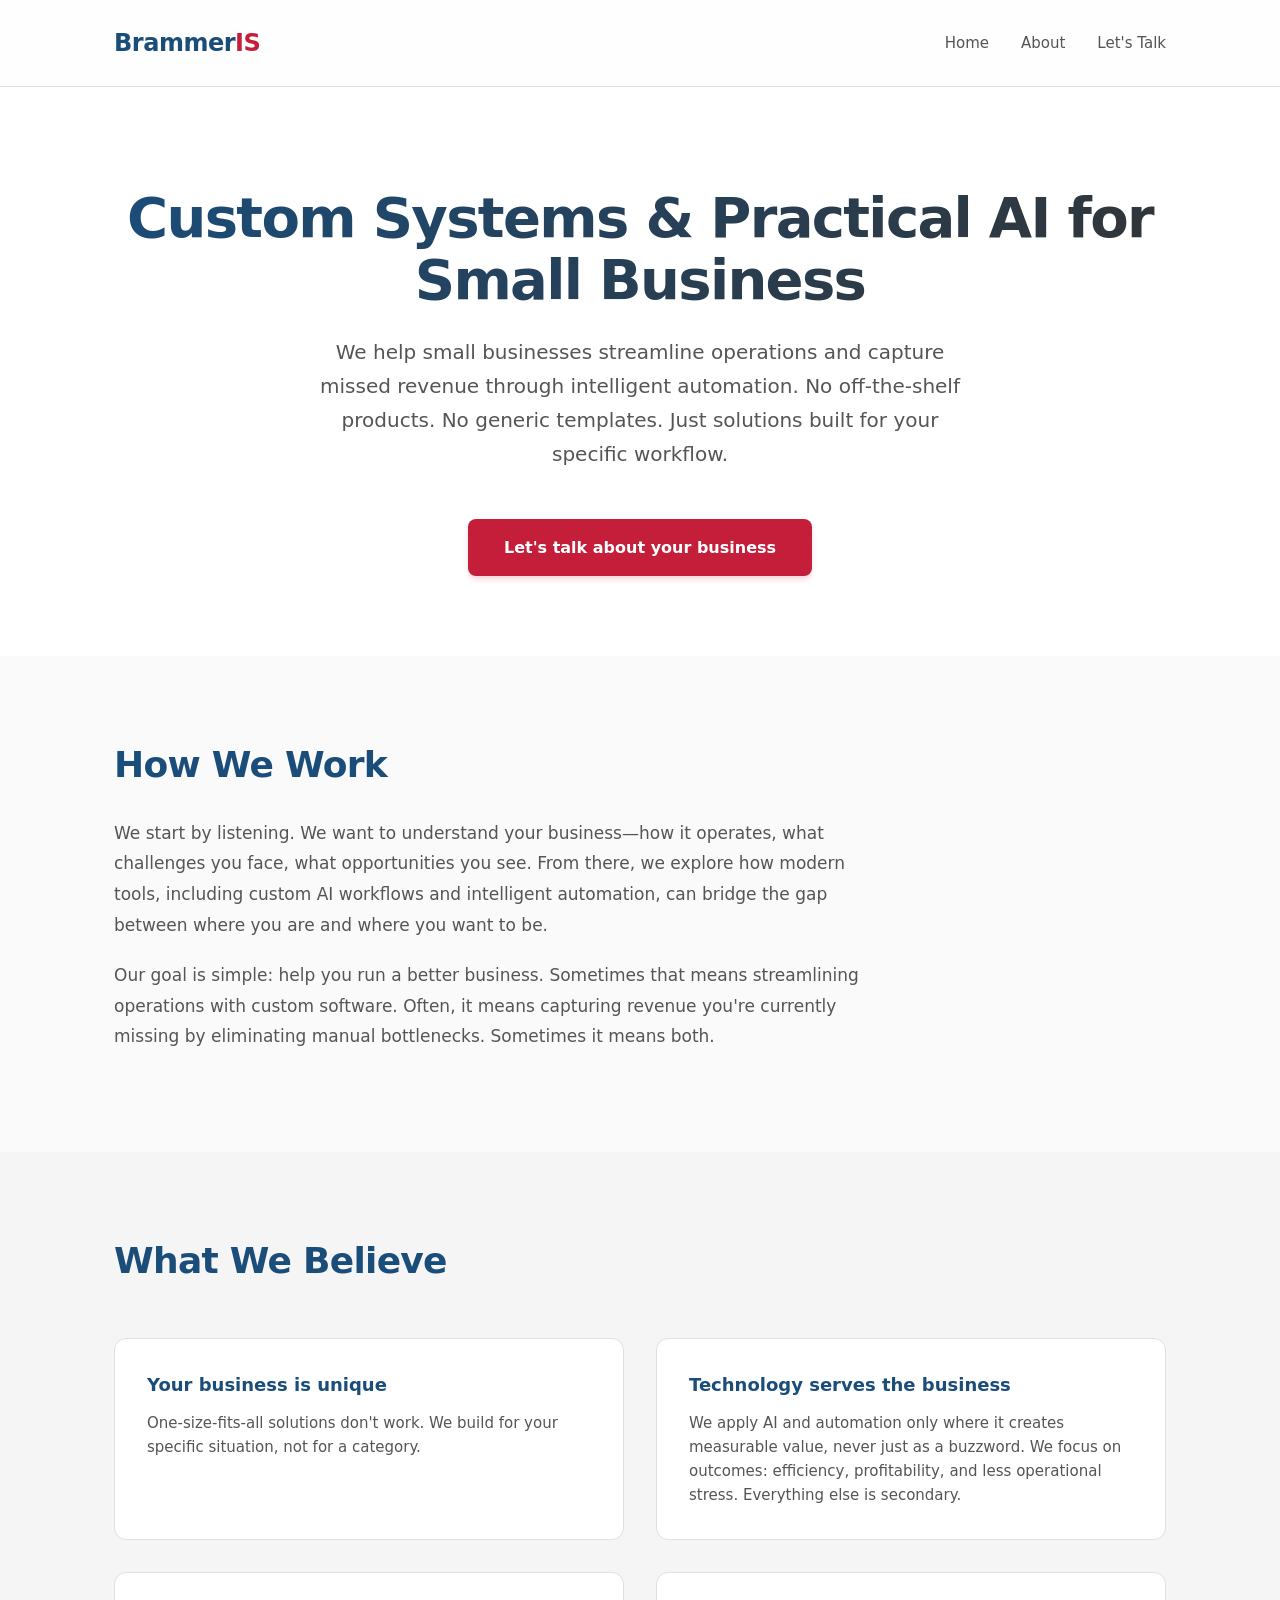
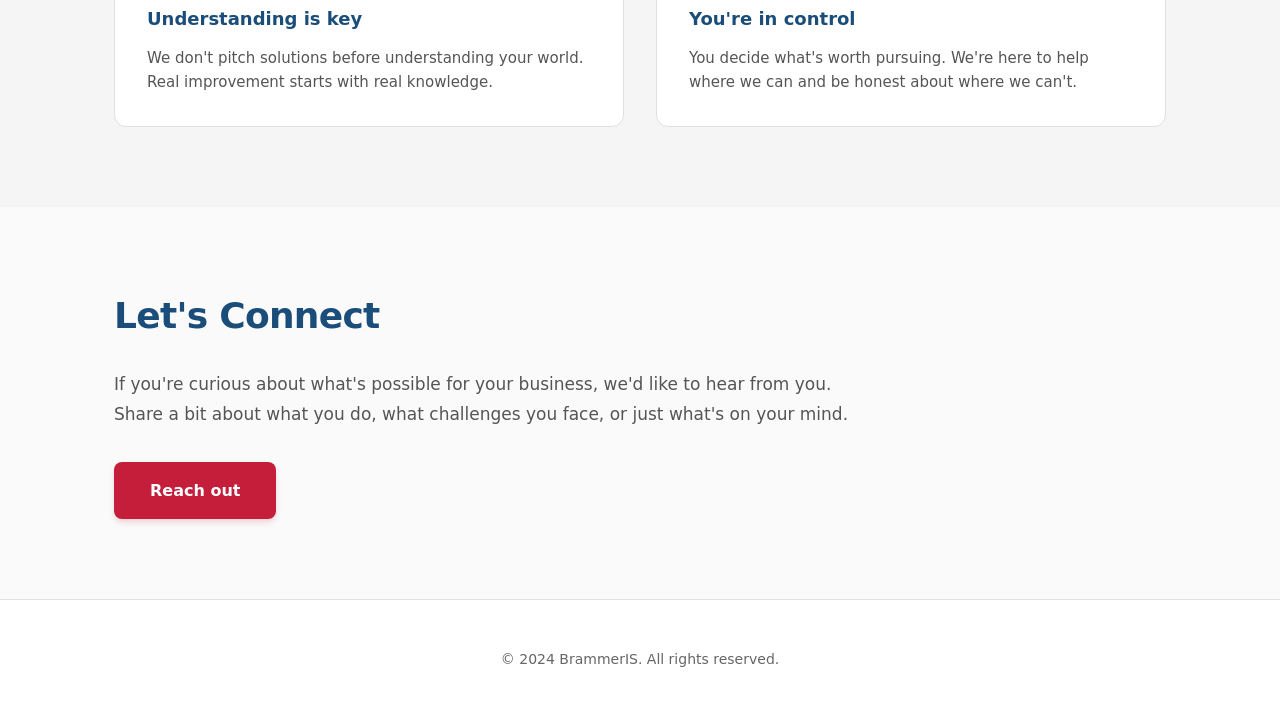
<file: index.html>
<!DOCTYPE html>
<html lang="en">
<head>
    <meta charset="UTF-8">
    <meta name="viewport" content="width=device-width, initial-scale=1.0">
    <title>BrammerIS - Custom Solutions for Small Businesses</title>
    <link rel="icon" type="image/svg+xml" href="./favicon.svg">
    <link rel="stylesheet" href="./style.css">
</head>
<body>
    <header>
        <div class="container">
            <div class="header-content">
                <div class="logo">Brammer<span class="logo-accent">IS</span></div>
                <nav>
                    <a href="./">Home</a>
                    <a href="./about.html">About</a>
                    <a href="./contact.html">Let's Talk</a>
                </nav>
            </div>
        </div>
    </header>

    <main>
        <section class="hero">
            <div class="container">
                <h1>Custom Systems & Practical AI for Small Business</h1>
                <p class="tagline">We help small businesses streamline operations and capture missed revenue through intelligent automation. No off-the-shelf products. No generic templates. Just solutions built for your specific workflow.</p>
                <a href="./contact.html" class="cta-button">Let's talk about your business</a>
            </div>
        </section>

        <section class="section">
            <div class="container">
                <h2>How We Work</h2>
                <div class="section-text">
                    <p>We start by listening. We want to understand your business—how it operates, what challenges you face, what opportunities you see. From there, we explore how modern tools, including custom AI workflows and intelligent automation, can bridge the gap between where you are and where you want to be.</p>
                    <p>Our goal is simple: help you run a better business. Sometimes that means streamlining operations with custom software. Often, it means capturing revenue you're currently missing by eliminating manual bottlenecks. Sometimes it means both.</p>
                </div>
            </div>
        </section>

        <section class="section">
            <div class="container">
                <h2>What We Believe</h2>
                <div class="values">
                    <div class="value-item">
                        <h3>Your business is unique</h3>
                        <p>One-size-fits-all solutions don't work. We build for your specific situation, not for a category.</p>
                    </div>
                    <div class="value-item">
                        <h3>Technology serves the business</h3>
                        <p>We apply AI and automation only where it creates measurable value, never just as a buzzword. We focus on outcomes: efficiency, profitability, and less operational stress. Everything else is secondary.</p>
                    </div>
                    <div class="value-item">
                        <h3>Understanding is key</h3>
                        <p>We don't pitch solutions before understanding your world. Real improvement starts with real knowledge.</p>
                    </div>
                    <div class="value-item">
                        <h3>You're in control</h3>
                        <p>You decide what's worth pursuing. We're here to help where we can and be honest about where we can't.</p>
                    </div>
                </div>
            </div>
        </section>

        <section class="section">
            <div class="container">
                <h2>Let's Connect</h2>
                <div class="section-text">
                    <p>If you're curious about what's possible for your business, we'd like to hear from you. Share a bit about what you do, what challenges you face, or just what's on your mind.</p>
                </div>
                <p style="margin-top: 32px;">
                    <a href="./contact.html" class="cta-button">Reach out</a>
                </p>
            </div>
        </section>
    </main>

    <footer>
        <div class="container">
            <p>&copy; 2024 BrammerIS. All rights reserved.</p>
        </div>
    </footer>
</body>
</html>
</file>
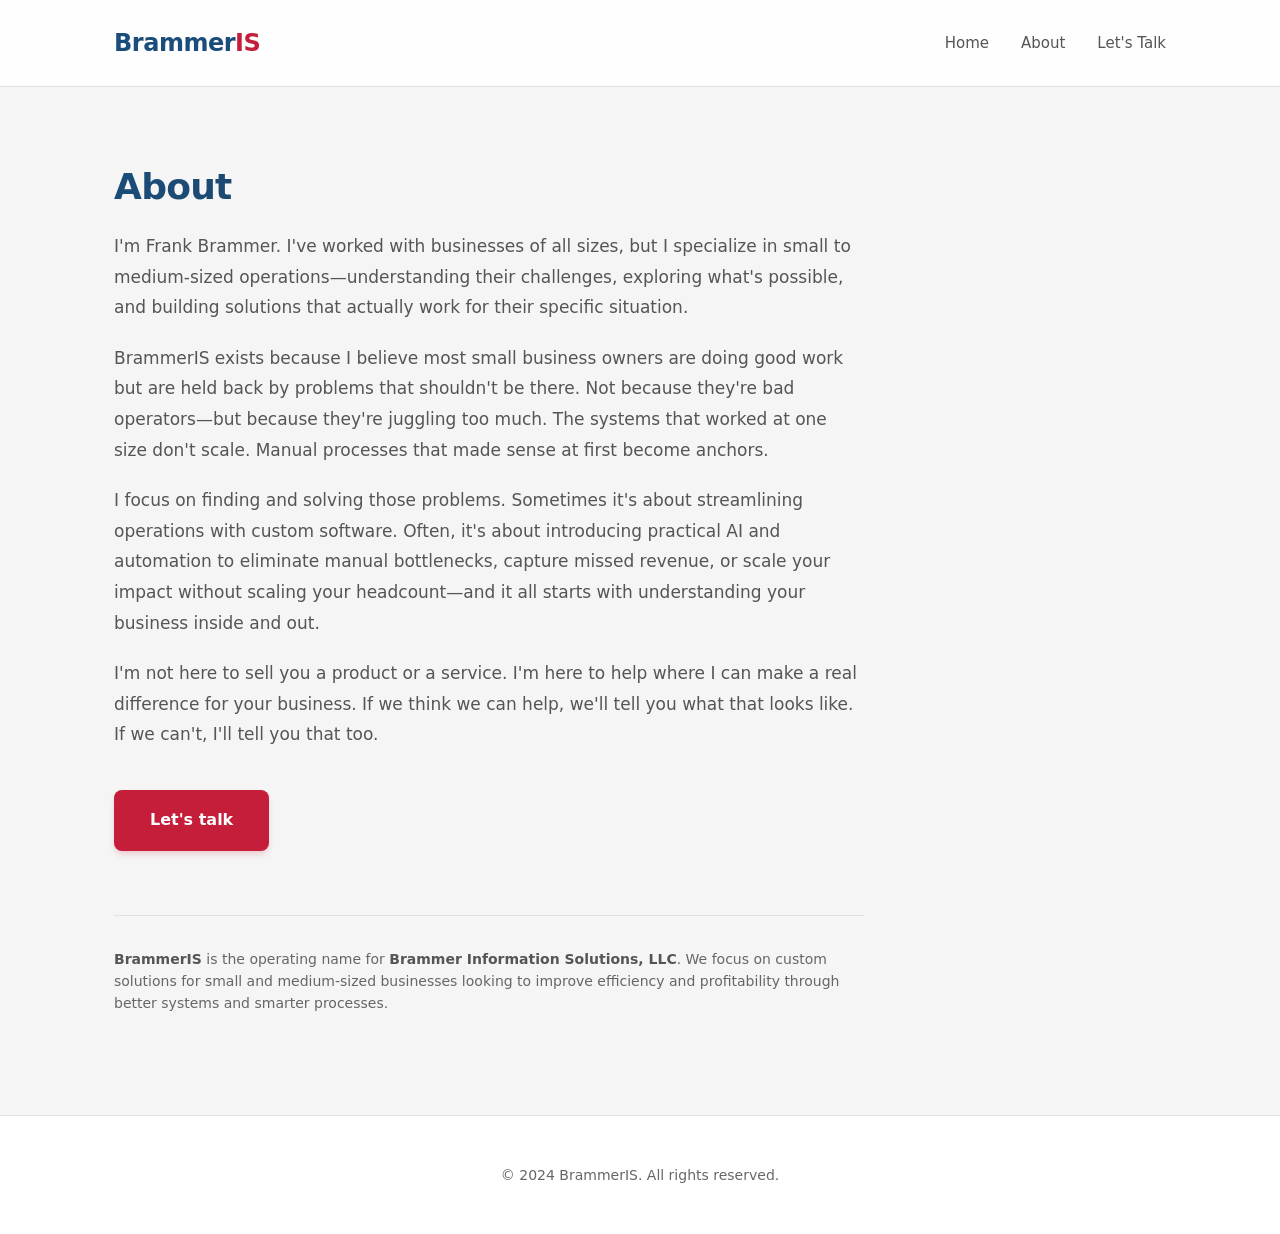
<file: about.html>
<!DOCTYPE html>
<html lang="en">
<head>
    <meta charset="UTF-8">
    <meta name="viewport" content="width=device-width, initial-scale=1.0">
    <title>About - BrammerIS</title>
    <link rel="icon" type="image/svg+xml" href="./favicon.svg">
    <link rel="stylesheet" href="./style.css">
</head>
<body>
    <header>
        <div class="container">
            <div class="header-content">
                <div class="logo">Brammer<span class="logo-accent">IS</span></div>
                <nav>
                    <a href="./">Home</a>
                    <a href="./about.html">About</a>
                    <a href="./contact.html">Let's Talk</a>
                </nav>
            </div>
        </div>
    </header>

    <main>
        <section class="about-section">
            <div class="container">
                <h1 class="page-title">About</h1>
                <div class="about-text">
                    <p>I'm Frank Brammer. I've worked with businesses of all sizes, but I specialize in small to medium-sized operations—understanding their challenges, exploring what's possible, and building solutions that actually work for their specific situation.</p>
                    <p>BrammerIS exists because I believe most small business owners are doing good work but are held back by problems that shouldn't be there. Not because they're bad operators—but because they're juggling too much. The systems that worked at one size don't scale. Manual processes that made sense at first become anchors.</p>
                    <p>I focus on finding and solving those problems. Sometimes it's about streamlining operations with custom software. Often, it's about introducing practical AI and automation to eliminate manual bottlenecks, capture missed revenue, or scale your impact without scaling your headcount—and it all starts with understanding your business inside and out.</p>
                    <p>I'm not here to sell you a product or a service. I'm here to help where I can make a real difference for your business. If we think we can help, we'll tell you what that looks like. If we can't, I'll tell you that too.</p>

                    <div style="margin-top: 40px;">
                        <a href="./contact.html" class="cta-button">Let's talk</a>
                    </div>

                    <div class="legal">
                        <p><strong>BrammerIS</strong> is the operating name for <strong>Brammer Information Solutions, LLC</strong>. We focus on custom solutions for small and medium-sized businesses looking to improve efficiency and profitability through better systems and smarter processes.</p>
                    </div>
                </div>
            </div>
        </section>
    </main>

    <footer>
        <div class="container">
            <p>&copy; 2024 BrammerIS. All rights reserved.</p>
        </div>
    </footer>
</body>
</html>
</file>
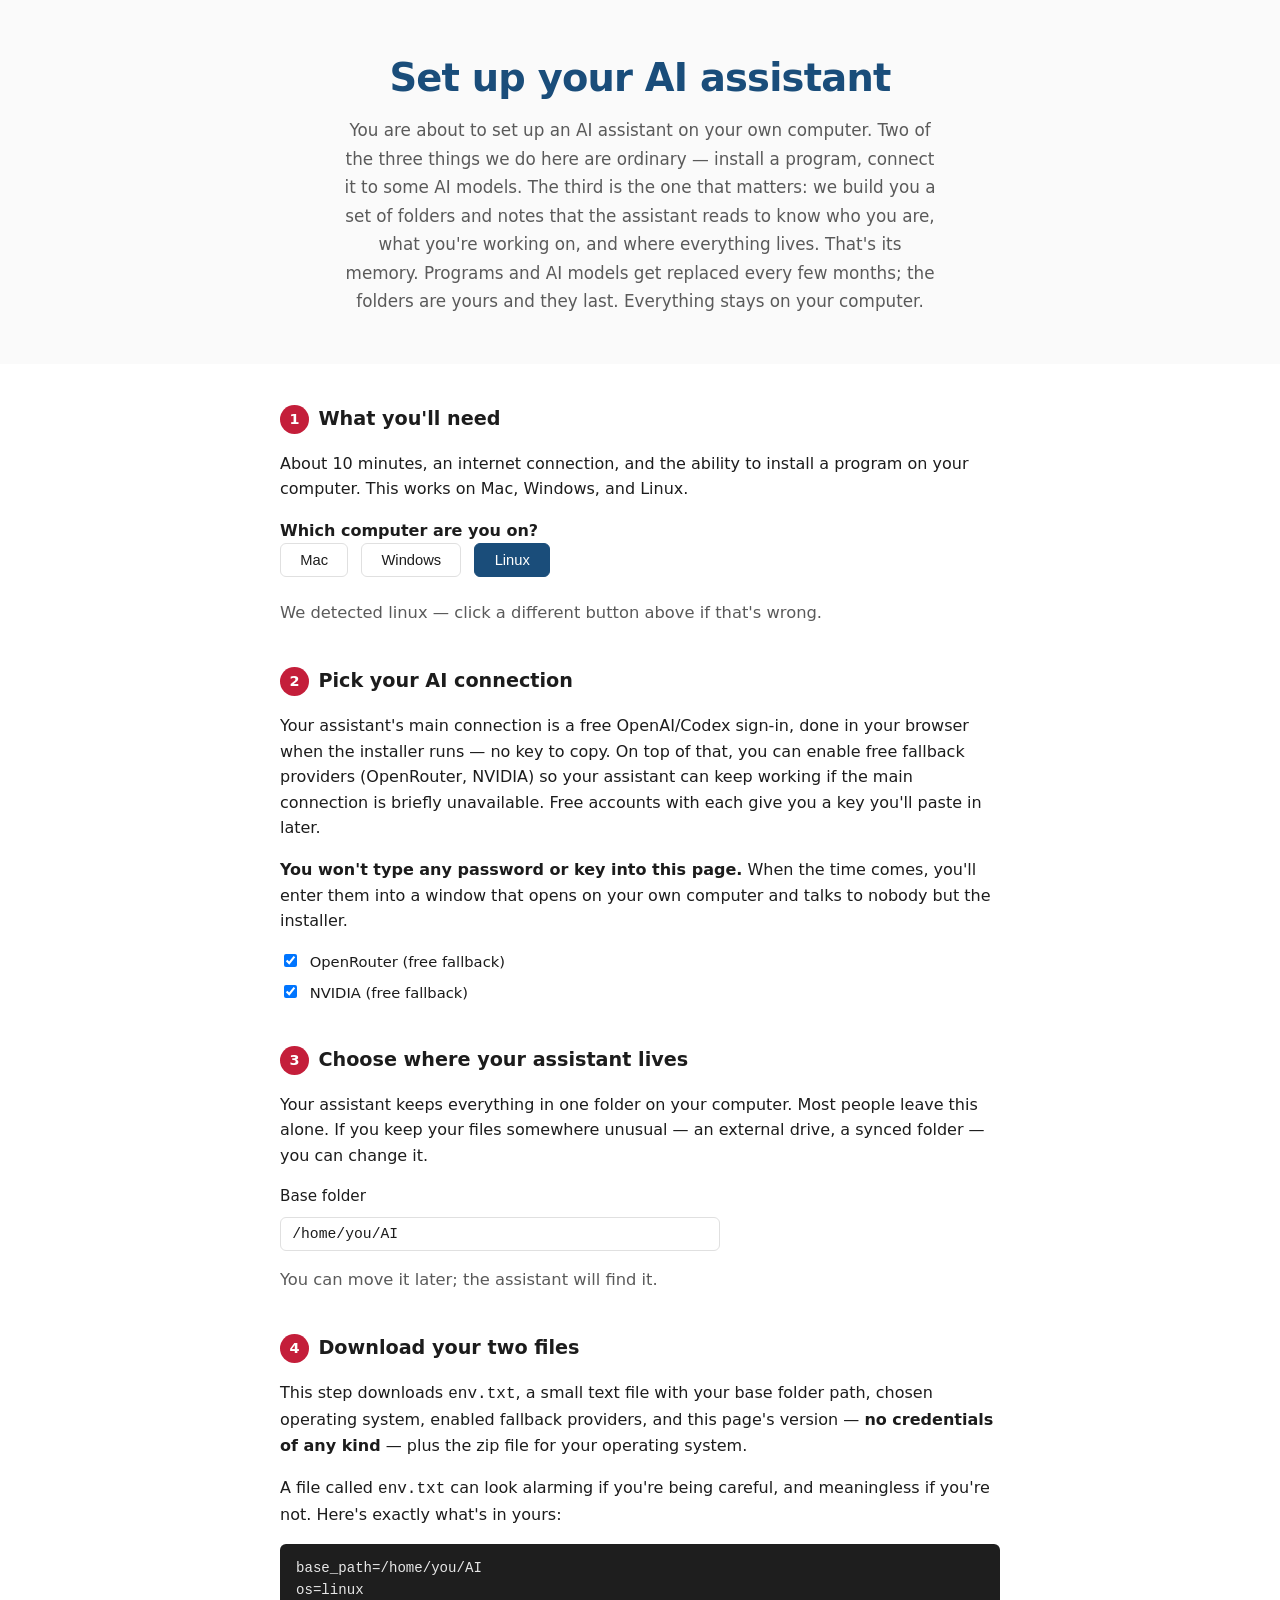
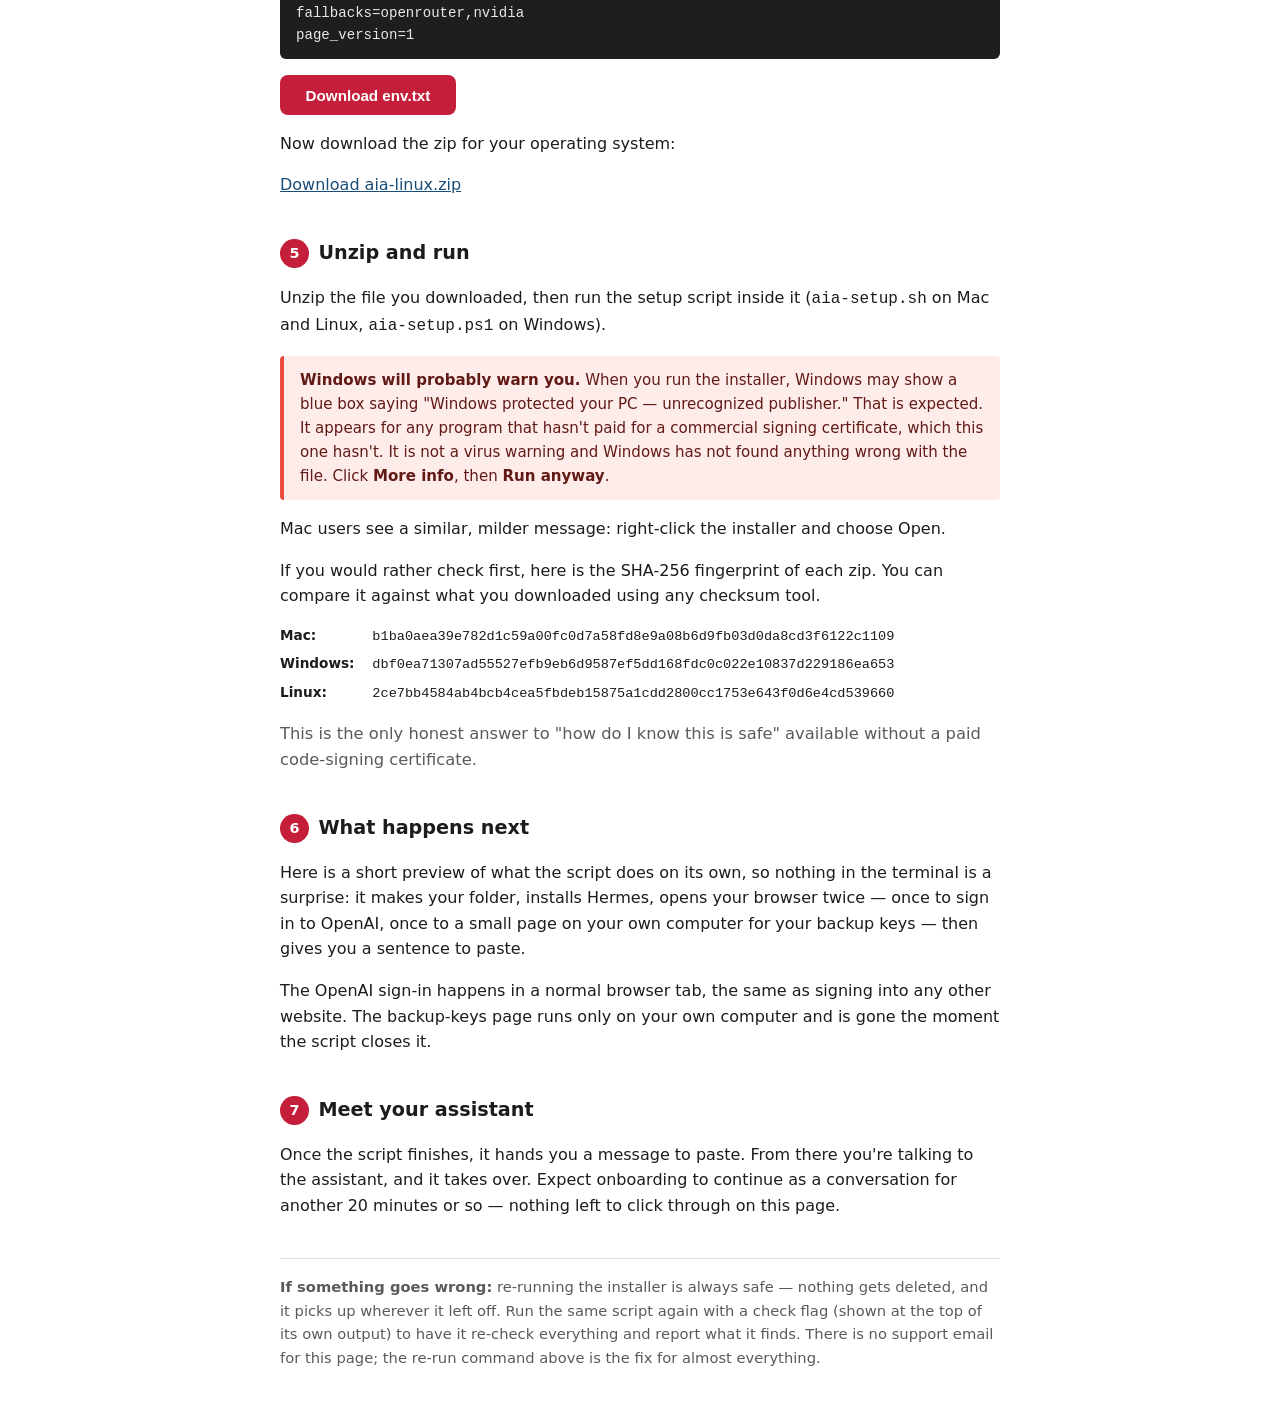
<file: aia-setup.html>
<!DOCTYPE html>
<html lang="en">
<head>
<meta charset="UTF-8">
<meta name="viewport" content="width=device-width, initial-scale=1.0">
<meta name="robots" content="noindex, nofollow">
<title>Set up your AI assistant</title>
<style>
    :root {
        --bg-primary: #ffffff;
        --bg-secondary: #fafafa;
        --fg: #1c1c1c;
        --muted: #5a5a5a;
        --accent-blue: #1a4d7a;
        --accent-red: #c41e3a;
        --accent-red-hover: #a01830;
        --border: #e0e0e0;
        --code-bg: #1e1e1e;
        --code-fg: #e8e8e8;
        --callout-bg: #fff8e1;
        --callout-fg: #3a2f00;
        --callout-border: #f1c40f;
        --warn-bg: #fdecea;
        --warn-fg: #611a15;
        --warn-border: #e74c3c;
    }
    @media (prefers-color-scheme: dark) {
        :root:not([data-theme="light"]) {
            --bg-primary: #1a1a1a;
            --bg-secondary: #222222;
            --fg: #e0e0e0;
            --muted: #a0a0a0;
            --accent-blue: #7eb3d4;
            --accent-red: #ff6b7a;
            --accent-red-hover: #ff4d5a;
            --border: #333333;
            --code-bg: #0f1113;
            --code-fg: #e8e8e8;
            --callout-bg: #332b00;
            --callout-fg: #f1e6a8;
            --callout-border: #f1c40f;
            --warn-bg: #3a1a17;
            --warn-fg: #f5c6c0;
            --warn-border: #e74c3c;
        }
    }
    :root[data-theme="dark"] {
        --bg-primary: #1a1a1a;
        --bg-secondary: #222222;
        --fg: #e0e0e0;
        --muted: #a0a0a0;
        --accent-blue: #7eb3d4;
        --accent-red: #ff6b7a;
        --accent-red-hover: #ff4d5a;
        --border: #333333;
        --code-bg: #0f1113;
        --code-fg: #e8e8e8;
        --callout-bg: #332b00;
        --callout-fg: #f1e6a8;
        --callout-border: #f1c40f;
        --warn-bg: #3a1a17;
        --warn-fg: #f5c6c0;
        --warn-border: #e74c3c;
    }
    * { box-sizing: border-box; }
    body {
        margin: 0;
        background: var(--bg-primary);
        color: var(--fg);
        font-family: 'Inter', system-ui, -apple-system, BlinkMacSystemFont, "Segoe UI", Roboto, "Helvetica Neue", Arial, sans-serif;
        line-height: 1.6;
    }
    .container { max-width: 720px; margin: 0 auto; padding: 0 1.25rem; }
    .hero-band {
        background: var(--bg-secondary);
        padding: 3.5rem 0 3rem;
        text-align: center;
    }
    .content { padding: 2.5rem 0 4rem; }
    h1 {
        margin: 0 0 1rem;
        font-size: 2.4rem;
        font-weight: 800;
        letter-spacing: -0.02em;
        line-height: 1.15;
        color: var(--accent-blue);
    }
    .lede { color: var(--muted); font-size: 1.02rem; }
    .tagline {
        max-width: 600px;
        margin: 0 auto;
        line-height: 1.7;
        font-size: 1.05rem;
    }
    .step-card { margin: 0 0 2.5rem; }
    .step-card h2 {
        margin: 0 0 0.6rem;
        font-size: 1.2rem;
        font-weight: 700;
        display: flex;
        align-items: center;
        gap: 0.6rem;
        color: var(--fg);
    }
    .step-num {
        display: inline-flex;
        align-items: center;
        justify-content: center;
        width: 1.8rem; height: 1.8rem;
        border-radius: 50%;
        background: var(--accent-red);
        color: #fff;
        font-weight: bold;
        font-size: 0.9rem;
        flex: none;
    }
    pre {
        background: var(--code-bg);
        color: var(--code-fg);
        padding: 0.8rem 1rem;
        border-radius: 6px;
        overflow-x: auto;
        font-size: 0.88rem;
        margin: 0.7rem 0;
    }
    code { font-family: "SF Mono", Menlo, Consolas, monospace; }
    .callout {
        background: var(--callout-bg);
        color: var(--callout-fg);
        border-left: 4px solid var(--callout-border);
        padding: 0.75rem 1rem;
        margin: 0.9rem 0;
        font-size: 0.94rem;
        border-radius: 4px;
    }
    .callout-warn {
        background: var(--warn-bg);
        color: var(--warn-fg);
        border-left: 4px solid var(--warn-border);
    }
    .os-toggle { margin: 0.9rem 0; }
    .os-toggle button, .fallback-choice label {
        font-size: 0.92rem;
    }
    .os-toggle button {
        padding: 0.5rem 1.2rem;
        margin-right: 0.5rem;
        margin-bottom: 0.4rem;
        border: 1px solid var(--border);
        background: transparent;
        color: var(--fg);
        border-radius: 6px;
        cursor: pointer;
    }
    .os-toggle button.active { background: var(--accent-blue); color: #fff; border-color: var(--accent-blue); }
    label { display: block; margin: 0.5rem 0; font-size: 0.95rem; }
    input[type="text"] {
        padding: 0.5rem 0.7rem;
        border: 1px solid var(--border);
        border-radius: 6px;
        font-size: 0.92rem;
        width: 100%;
        max-width: 440px;
        font-family: "SF Mono", Menlo, Consolas, monospace;
        background: var(--bg-primary);
        color: var(--fg);
    }
    .fallback-choice { margin: 0.3rem 0; }
    .fallback-choice input { margin-right: 0.5rem; }
    .hash-row { font-size: 0.85rem; word-break: break-all; margin: 0.35rem 0; }
    .hash-row .os-name { display: inline-block; min-width: 5.5rem; font-weight: 600; }
    button.action {
        display: inline-block;
        padding: 0.7rem 1.6rem;
        font-size: 0.95rem;
        font-weight: 600;
        border-radius: 8px;
        border: none;
        background: var(--accent-red);
        color: #fff;
        cursor: pointer;
        transition: background 0.2s ease, transform 0.2s ease;
    }
    button.action:hover { background: var(--accent-red-hover); transform: translateY(-1px); }
    footer.section {
        border-top: 1px solid var(--border);
        margin-top: 2rem;
        padding-top: 1rem;
        color: var(--muted);
        font-size: 0.92rem;
    }
    a { color: var(--accent-blue); }
</style>
</head>
<body>
<main>

    <section class="hero-band">
        <div class="container">
            <h1>Set up your AI assistant</h1>
            <p class="lede tagline">You are about to set up an AI assistant on your own computer.
            Two of the three things we do here are ordinary — install a program, connect
            it to some AI models. The third is the one that matters: we build you a set of
            folders and notes that the assistant reads to know who you are, what you're
            working on, and where everything lives. That's its memory. Programs and AI
            models get replaced every few months; the folders are yours and they last.
            Everything stays on your computer.</p>
        </div>
    </section>

    <div class="container content">

    <section class="step-card" id="step-1">
        <h2><span class="step-num">1</span>What you'll need</h2>
        <p>About 10 minutes, an internet connection, and the ability to install a
        program on your computer. This works on Mac, Windows, and Linux.</p>
        <div class="os-toggle" id="os-toggle">
            <strong>Which computer are you on?</strong><br>
            <button id="btn-mac" onclick="selectOS('mac')">Mac</button>
            <button id="btn-windows" onclick="selectOS('windows')">Windows</button>
            <button id="btn-linux" onclick="selectOS('linux')">Linux</button>
        </div>
        <p class="lede" id="os-detected"></p>
    </section>

    <section class="step-card" id="step-2">
        <h2><span class="step-num">2</span>Pick your AI connection</h2>
        <p>Your assistant's main connection is a free OpenAI/Codex sign-in, done in
        your browser when the installer runs — no key to copy. On top of that, you can
        enable free fallback providers (OpenRouter, NVIDIA) so your assistant can keep
        working if the main connection is briefly unavailable. Free accounts with each
        give you a key you'll paste in later.</p>
        <p><strong>You won't type any password or key into this page.</strong> When the
        time comes, you'll enter them into a window that opens on your own computer and
        talks to nobody but the installer.</p>
        <div class="fallback-choice">
            <label><input type="checkbox" id="fallback-openrouter" checked onchange="renderEnvPreview()"> OpenRouter (free fallback)</label>
            <label><input type="checkbox" id="fallback-nvidia" checked onchange="renderEnvPreview()"> NVIDIA (free fallback)</label>
        </div>
    </section>

    <section class="step-card" id="step-3">
        <h2><span class="step-num">3</span>Choose where your assistant lives</h2>
        <p>Your assistant keeps everything in one folder on your computer. Most people
        leave this alone. If you keep your files somewhere unusual — an external drive,
        a synced folder — you can change it.</p>
        <label for="base-path">Base folder</label>
        <input type="text" id="base-path" oninput="checkBasePath(); renderEnvPreview();">
        <p class="lede">You can move it later; the assistant will find it.</p>
        <div class="callout callout-warn" id="cloud-sync-warning" style="display:none;">
            This path looks like it's inside a cloud-sync folder (Dropbox, OneDrive,
            iCloud Drive, or Google Drive). That is allowed, but sync tools and version
            control sometimes disagree about the same files at the same time, which can
            look like a confusing conflict later. It will still work — this is a
            heads-up, not a block.
        </div>
    </section>

    <section class="step-card" id="step-4">
        <h2><span class="step-num">4</span>Download your two files</h2>
        <p>This step downloads <code>env.txt</code>, a small text file with your base
        folder path, chosen operating system, enabled fallback providers, and this
        page's version — <strong>no credentials of any kind</strong> — plus the zip file
        for your operating system.</p>
        <p>A file called <code>env.txt</code> can look alarming if you're being careful,
        and meaningless if you're not. Here's exactly what's in yours:</p>
        <pre><code id="env-preview"></code></pre>
        <p><button class="action" onclick="downloadEnvTxt()">Download env.txt</button></p>
        <p>Now download the zip for your operating system:</p>
        <p id="zip-links"></p>
    </section>

    <section class="step-card" id="step-5">
        <h2><span class="step-num">5</span>Unzip and run</h2>
        <p>Unzip the file you downloaded, then run the setup script inside it
        (<code>aia-setup.sh</code> on Mac and Linux, <code>aia-setup.ps1</code> on
        Windows).</p>
        <div class="callout callout-warn">
            <strong>Windows will probably warn you.</strong> When you run the installer,
            Windows may show a blue box saying "Windows protected your PC — unrecognized publisher."
            That is expected. It appears for any program that hasn't paid
            for a commercial signing certificate, which this one hasn't. It is not a
            virus warning and Windows has not found anything wrong with the file. Click
            <strong>More info</strong>, then <strong>Run anyway</strong>.
        </div>
        <p>Mac users see a similar, milder message: right-click the installer and choose
        Open.</p>
        <p>If you would rather check first, here is the SHA-256 fingerprint of each
        zip. You can compare it against what you downloaded using any checksum tool.</p>
        <div class="hash-row"><span class="os-name">Mac:</span> <code>b1ba0aea39e782d1c59a00fc0d7a58fd8e9a08b6d9fb03d0da8cd3f6122c1109</code></div>
        <div class="hash-row"><span class="os-name">Windows:</span> <code>dbf0ea71307ad55527efb9eb6d9587ef5dd168fdc0c022e10837d229186ea653</code></div>
        <div class="hash-row"><span class="os-name">Linux:</span> <code>2ce7bb4584ab4bcb4cea5fbdeb15875a1cdd2800cc1753e643f0d6e4cd539660</code></div>
        <p class="lede">This is the only honest answer to "how do I know this is safe"
        available without a paid code-signing certificate.</p>
    </section>

    <section class="step-card" id="step-6">
        <h2><span class="step-num">6</span>What happens next</h2>
        <p>Here is a short preview of what the script does on its own, so nothing in the
        terminal is a surprise: it makes your folder, installs Hermes, opens your
        browser twice — once to sign in to OpenAI, once to a small page on your own
        computer for your backup keys — then gives you a sentence to paste.</p>
        <p>The OpenAI sign-in happens in a normal browser tab, the same as signing into
        any other website. The backup-keys page runs only on your own computer and is
        gone the moment the script closes it.</p>
    </section>

    <section class="step-card" id="step-7">
        <h2><span class="step-num">7</span>Meet your assistant</h2>
        <p>Once the script finishes, it hands you a message to paste. From there you're
        talking to the assistant, and it takes over. Expect onboarding to continue as a
        conversation for another 20 minutes or so — nothing left to click through on
        this page.</p>
    </section>

    <footer class="section">
        <strong>If something goes wrong:</strong> re-running the installer is always
        safe — nothing gets deleted, and it picks up wherever it left off. Run the same
        script again with a check flag (shown at the top of its own output) to have it
        re-check everything and report what it finds. There is no support email for
        this page; the re-run command above is the fix for almost everything.
    </footer>

    </div>

</main>

<script>
    const env_keys = ["base_path", "os", "fallbacks", "page_version"];
    const PAGE_VERSION = "1";

    const osDefaults = {
        mac: "/Users/you/AI",
        windows: "C:\\Users\\you\\AI",
        linux: "/home/you/AI"
    };

    const cloudSyncMarkers = ["dropbox", "onedrive", "icloud", "google drive", "googledrive"];

    let currentOS = "mac";

    function detectOS() {
        const platform = (navigator.platform || navigator.userAgent || "").toLowerCase();
        if (platform.includes("win")) return "windows";
        if (platform.includes("linux")) return "linux";
        return "mac";
    }

    function selectOS(osName) {
        currentOS = osName;
        ["mac", "windows", "linux"].forEach(function (name) {
            document.getElementById("btn-" + name).classList.toggle("active", name === osName);
        });
        document.getElementById("base-path").value = osDefaults[osName];
        checkBasePath();
        renderZipLinks();
        renderEnvPreview();
    }

    function checkBasePath() {
        const value = document.getElementById("base-path").value.toLowerCase();
        const warning = document.getElementById("cloud-sync-warning");
        const matched = cloudSyncMarkers.some(function (marker) { return value.includes(marker); });
        warning.style.display = matched ? "block" : "none";
    }

    function renderZipLinks() {
        document.getElementById("zip-links").innerHTML =
            '<a href="./aia-' + currentOS + '.zip">Download aia-' + currentOS + '.zip</a>';
    }

    function enabledFallbacks() {
        const fallbacks = [];
        if (document.getElementById("fallback-openrouter").checked) fallbacks.push("openrouter");
        if (document.getElementById("fallback-nvidia").checked) fallbacks.push("nvidia");
        return fallbacks;
    }

    function envTxtContents() {
        const values = {
            base_path: document.getElementById("base-path").value || osDefaults[currentOS],
            os: currentOS,
            fallbacks: enabledFallbacks().join(","),
            page_version: PAGE_VERSION
        };
        return env_keys.map(function (key) { return key + "=" + values[key]; }).join("\n") + "\n";
    }

    function renderEnvPreview() {
        document.getElementById("env-preview").textContent = envTxtContents();
    }

    function downloadEnvTxt() {
        const blob = new Blob([envTxtContents()], { type: "text/plain" });
        const url = URL.createObjectURL(blob);
        const link = document.createElement("a");
        link.href = url;
        link.download = "env.txt";
        document.body.appendChild(link);
        link.click();
        document.body.removeChild(link);
        URL.revokeObjectURL(url);
    }

    document.addEventListener("DOMContentLoaded", function () {
        const detected = detectOS();
        document.getElementById("os-detected").textContent =
            "We detected " + detected + " — click a different button above if that's wrong.";
        selectOS(detected);
    });
</script>
</body>
</html>
</file>
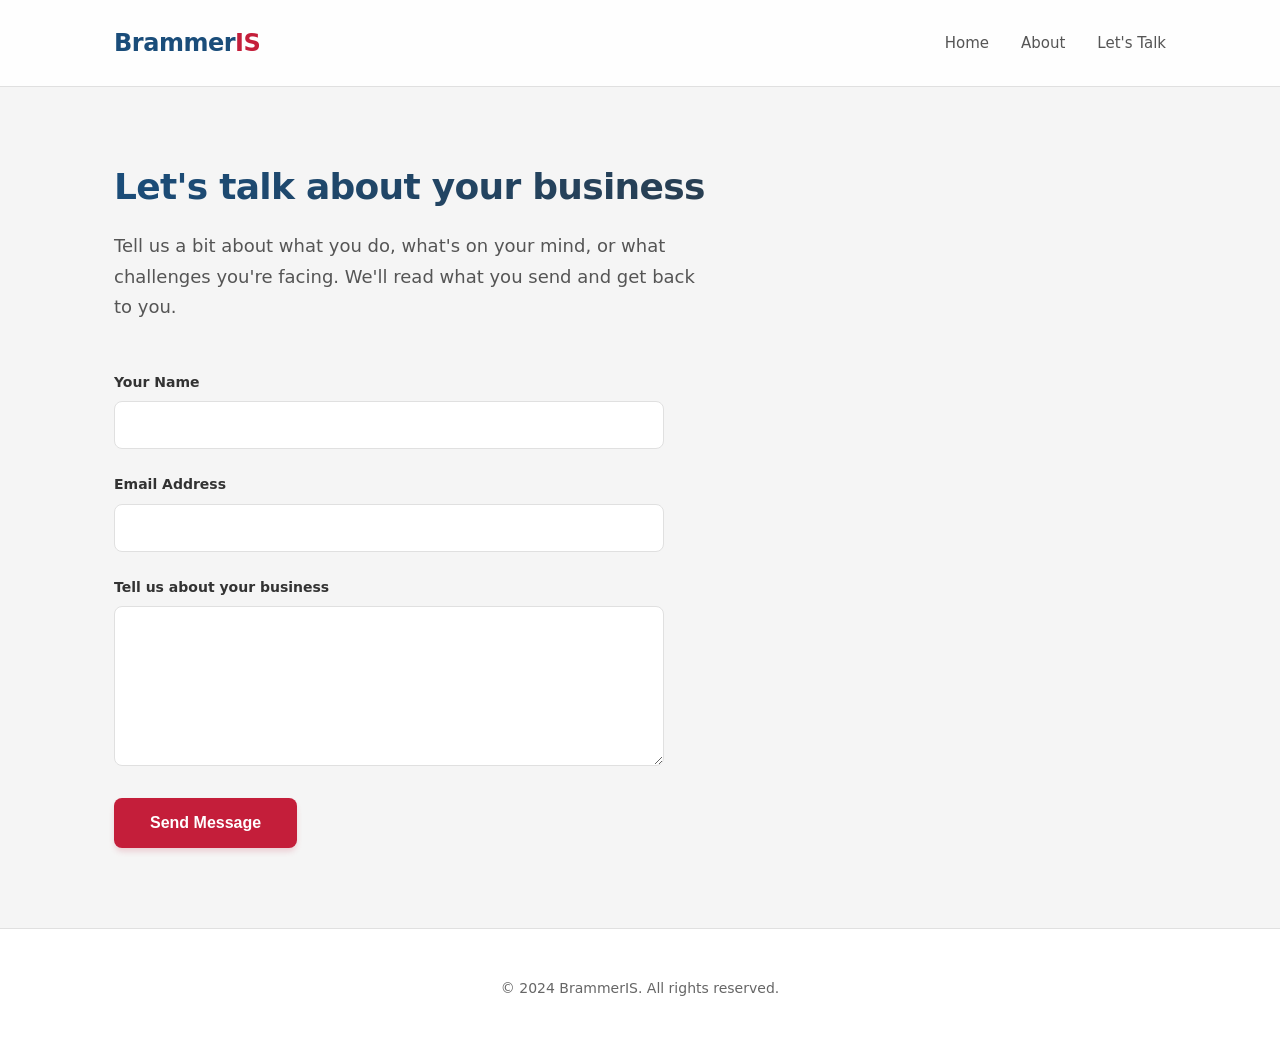
<file: contact.html>
<!DOCTYPE html>
<html lang="en">
<head>
    <meta charset="UTF-8">
    <meta name="viewport" content="width=device-width, initial-scale=1.0">
    <title>Let's Talk - BrammerIS</title>
    <link rel="icon" type="image/svg+xml" href="./favicon.svg">
    <link rel="stylesheet" href="./style.css">
</head>
<body>
    <header>
        <div class="container">
            <div class="header-content">
                <div class="logo">Brammer<span class="logo-accent">IS</span></div>
                <nav>
                    <a href="./">Home</a>
                    <a href="./about.html">About</a>
                    <a href="./contact.html">Let's Talk</a>
                </nav>
            </div>
        </div>
    </header>

    <main>
        <section class="contact-section">
            <div class="container">
                <h1 class="page-title">Let's talk about your business</h1>
                <p class="intro">Tell us a bit about what you do, what's on your mind, or what challenges you're facing. We'll read what you send and get back to you.</p>

                <form id="contactForm">
                    <div class="form-group">
                        <label for="name">Your Name</label>
                        <input type="text" id="name" name="name" required>
                    </div>

                    <div class="form-group">
                        <label for="email">Email Address</label>
                        <input type="email" id="email" name="email" required>
                    </div>

                    <div class="form-group">
                        <label for="message">Tell us about your business</label>
                        <textarea id="message" name="message" required></textarea>
                    </div>

                    <button type="submit">Send Message</button>
                    <div class="success-message" id="successMessage">
                        Thanks for reaching out. We'll be in touch soon.
                    </div>
                </form>
            </div>
        </section>
    </main>

    <footer>
        <div class="container">
            <p>&copy; 2024 BrammerIS. All rights reserved.</p>
        </div>
    </footer>

    <script>
        document.getElementById('contactForm').addEventListener('submit', function(e) {
            e.preventDefault();

            const formData = new FormData(this);
            const data = {
                name: formData.get('name'),
                email: formData.get('email'),
                message: formData.get('message')
            };

            // Send to Formspree
            fetch('https://formspree.io/f/mvzngpvq', {
                method: 'POST',
                headers: {
                    'Content-Type': 'application/json',
                },
                body: JSON.stringify(data)
            })
            .then(response => {
                if (response.ok) {
                    document.getElementById('contactForm').style.display = 'none';
                    document.getElementById('successMessage').style.display = 'block';
                } else {
                    alert('There was an error sending your message. Please try again.');
                }
            })
            .catch(error => {
                console.error('Error:', error);
                alert('There was an error sending your message. Please try again.');
            });
        });
    </script>
</body>
</html>
</file>
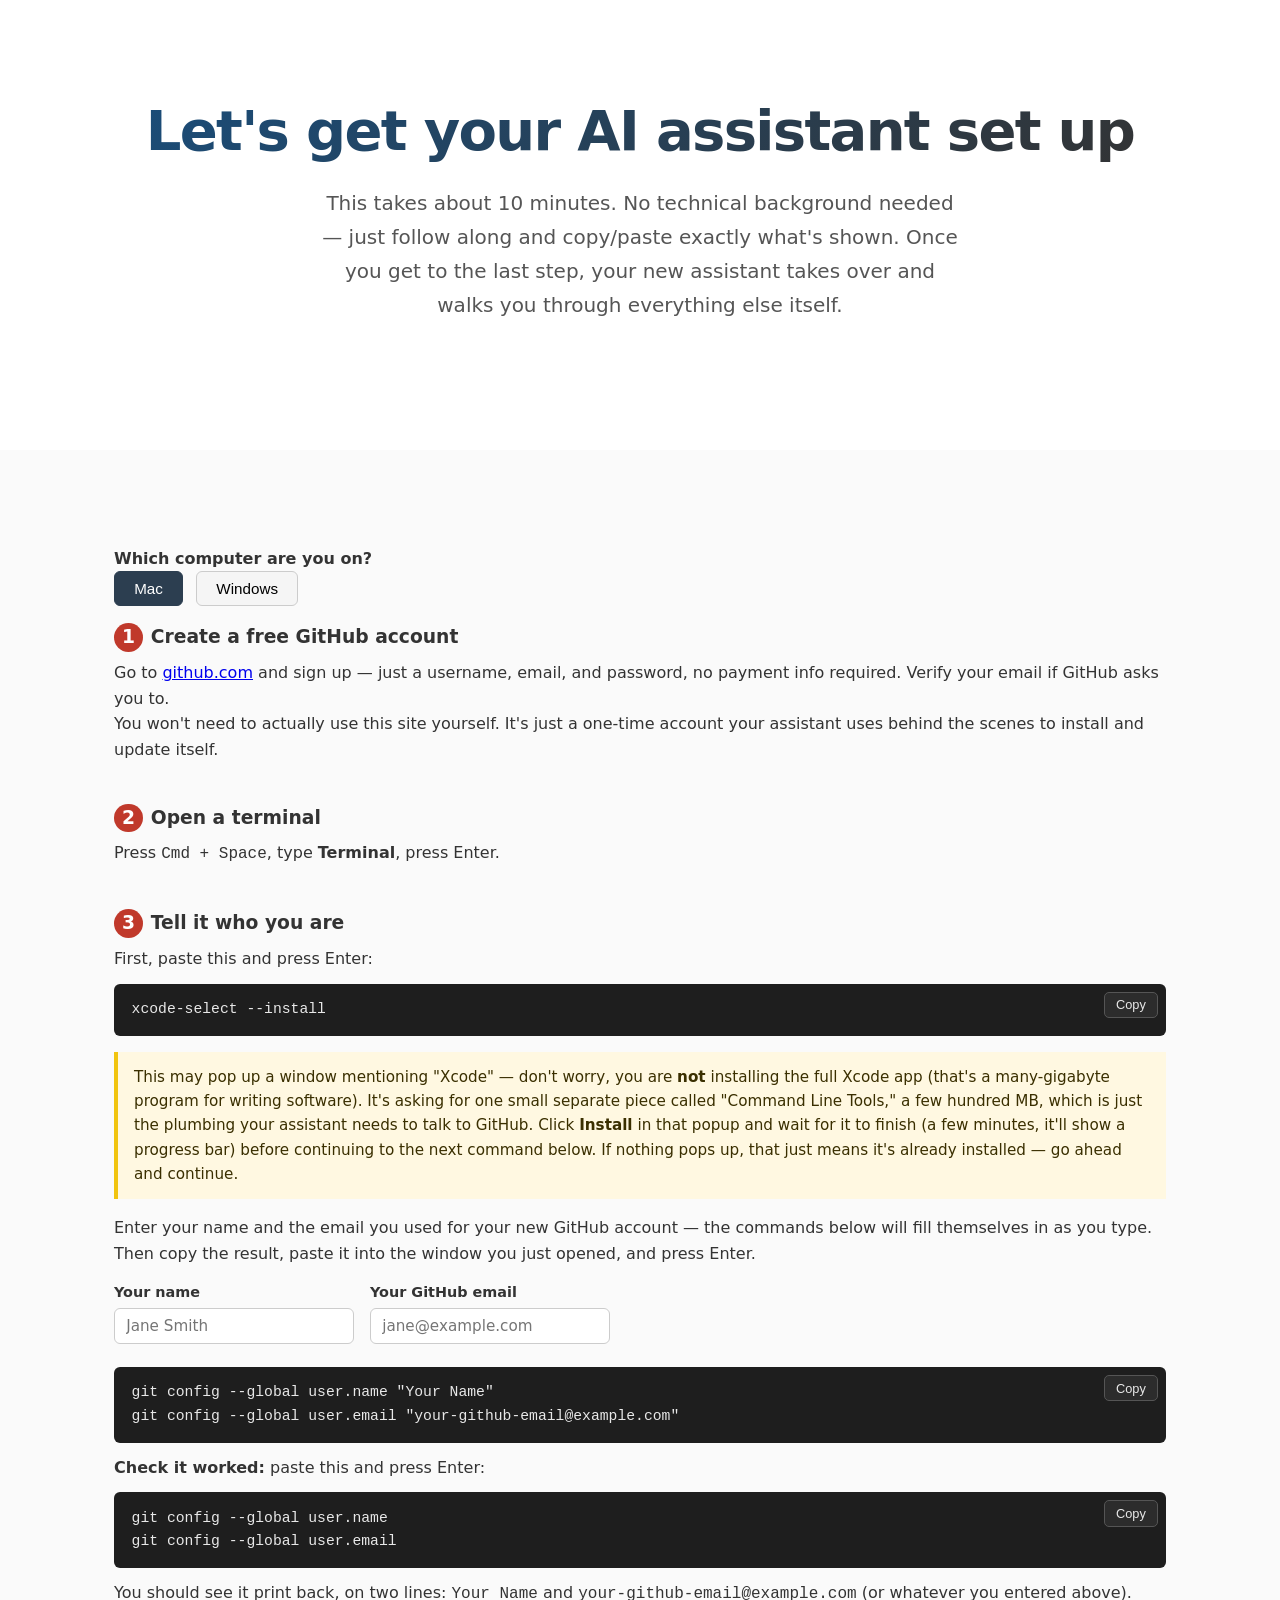
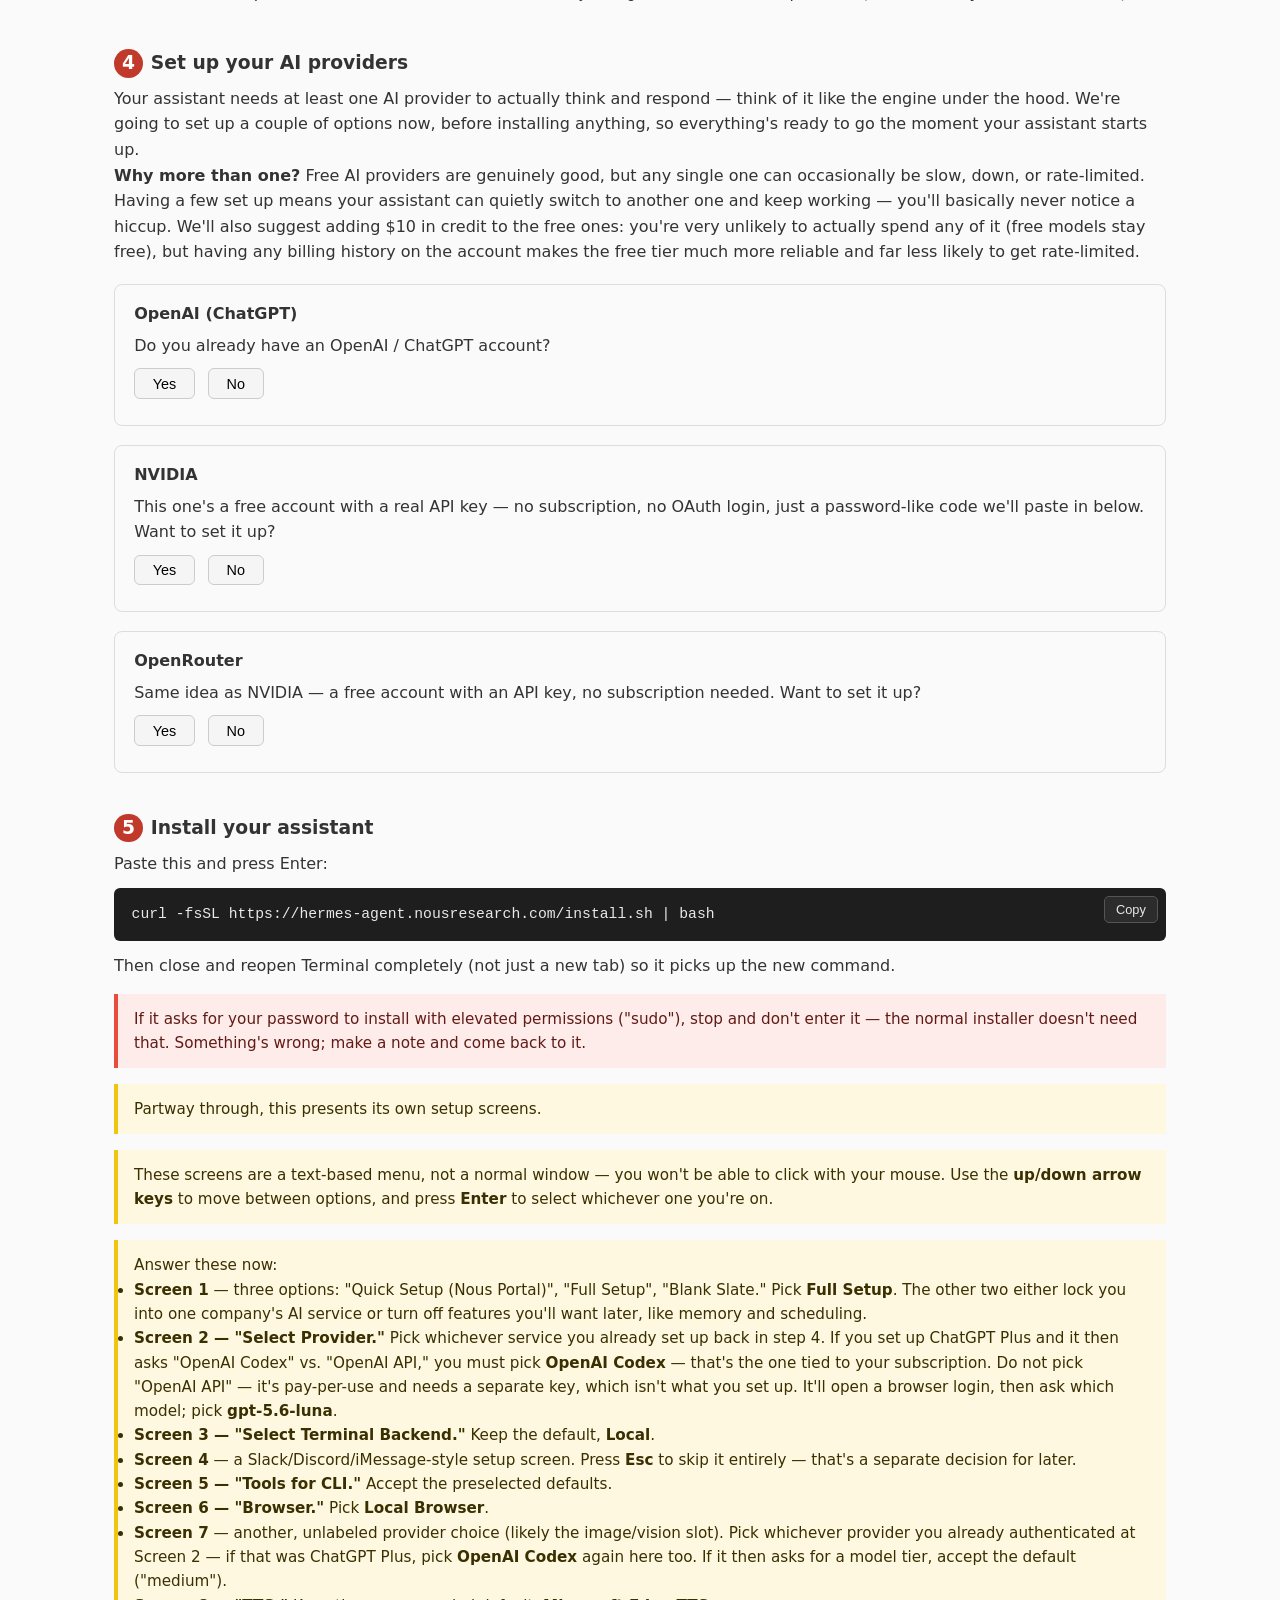
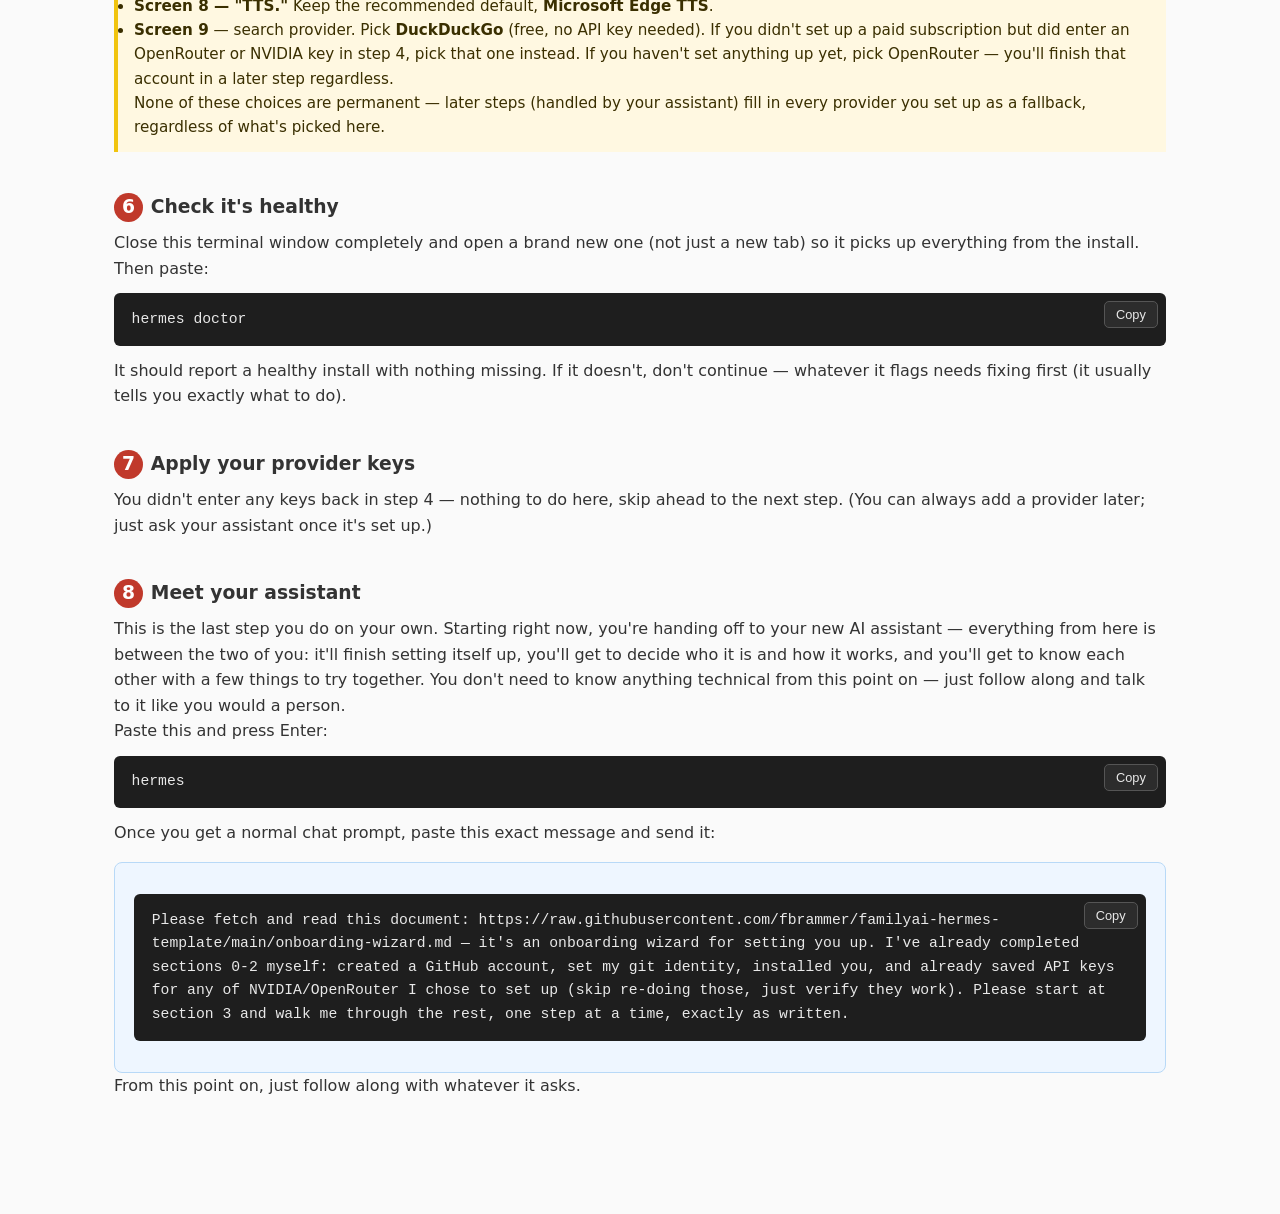
<file: familyai-setup.html>
<!DOCTYPE html>
<html lang="en">
<head>
    <meta charset="UTF-8">
    <meta name="viewport" content="width=device-width, initial-scale=1.0">
    <meta name="robots" content="noindex, nofollow">
    <title>Get Started — Your AI Assistant</title>
    <link rel="stylesheet" href="./style.css">
    <style>
        .step { margin-bottom: 2.5rem; }
        .step h3 { margin-bottom: 0.5rem; }
        .step-num {
            display: inline-block;
            width: 1.8rem; height: 1.8rem;
            line-height: 1.8rem;
            text-align: center;
            border-radius: 50%;
            background: var(--accent, #c0392b);
            color: #fff;
            font-weight: bold;
            margin-right: 0.5rem;
        }
        pre {
            background: #1e1e1e;
            color: #e8e8e8;
            padding: 0.9rem 1.1rem;
            border-radius: 6px;
            overflow-x: auto;
            font-size: 0.92rem;
            margin: 0.75rem 0;
        }
        code { font-family: "SF Mono", Menlo, Consolas, monospace; }
        .os-toggle { margin: 1rem 0; }
        .os-toggle button {
            padding: 0.5rem 1.2rem;
            margin-right: 0.5rem;
            border: 1px solid #ccc;
            background: #f5f5f5;
            border-radius: 6px;
            cursor: pointer;
            font-size: 0.95rem;
        }
        .os-toggle button.active { background: #2c3e50; color: #fff; border-color: #2c3e50; }
        .os-block { display: none; }
        .os-block.active { display: block; }
        .callout {
            background: #fff8e1;
            color: #3a2f00;
            border-left: 4px solid #f1c40f;
            padding: 0.8rem 1rem;
            margin: 1rem 0;
            font-size: 0.95rem;
        }
        .callout-warn {
            background: #fdecea;
            color: #611a15;
            border-left: 4px solid #e74c3c;
        }
        .handoff-box {
            background: #eef6ff;
            color: #14314d;
            border: 1px solid #b8d9f7;
            border-radius: 8px;
            padding: 1.2rem;
            margin-top: 1rem;
        }
        .name-email-inputs {
            display: flex;
            gap: 1rem;
            flex-wrap: wrap;
            margin: 0.9rem 0;
        }
        .name-email-inputs label {
            display: flex;
            flex-direction: column;
            font-size: 0.9rem;
            font-weight: 600;
            gap: 0.3rem;
        }
        .name-email-inputs input {
            padding: 0.5rem 0.7rem;
            border: 1px solid #ccc;
            border-radius: 6px;
            font-size: 0.95rem;
            min-width: 240px;
            font-weight: normal;
        }
        .copy-wrap { position: relative; }
        .copy-btn {
            position: absolute;
            top: 0.5rem;
            right: 0.5rem;
            padding: 0.3rem 0.7rem;
            font-size: 0.8rem;
            border: 1px solid #555;
            background: #2c2c2c;
            color: #e8e8e8;
            border-radius: 5px;
            cursor: pointer;
        }
        .copy-btn:hover { background: #3a3a3a; }
        .provider-block {
            border: 1px solid #ddd;
            border-radius: 8px;
            padding: 1rem 1.2rem;
            margin: 1.2rem 0;
        }
        .provider-block h4 { margin: 0 0 0.4rem 0; }
        .yn-toggle { margin: 0.6rem 0; }
        .yn-toggle button {
            padding: 0.4rem 1.1rem;
            margin-right: 0.5rem;
            border: 1px solid #ccc;
            background: #f5f5f5;
            border-radius: 6px;
            cursor: pointer;
            font-size: 0.9rem;
        }
        .yn-toggle button.active { background: #2c3e50; color: #fff; border-color: #2c3e50; }
        .yn-block { display: none; margin-top: 0.6rem; }
        .yn-block.active { display: block; }
        .key-input-row { margin: 0.5rem 0; }
        .key-input-row input {
            padding: 0.5rem 0.7rem;
            border: 1px solid #ccc;
            border-radius: 6px;
            font-size: 0.9rem;
            width: 100%;
            max-width: 420px;
            font-family: "SF Mono", Menlo, Consolas, monospace;
        }
    </style>
</head>
<body>
    <main>
        <section class="hero">
            <div class="container">
                <h1>Let's get your AI assistant set up</h1>
                <p class="tagline">This takes about 10 minutes. No technical background needed — just follow along and copy/paste exactly what's shown. Once you get to the last step, your new assistant takes over and walks you through everything else itself.</p>
            </div>
        </section>

        <section class="section">
            <div class="container">

                <div class="os-toggle">
                    <strong>Which computer are you on?</strong><br>
                    <button id="btn-mac" class="active" onclick="showOS('mac')">Mac</button>
                    <button id="btn-win" onclick="showOS('win')">Windows</button>
                </div>

                <div class="step">
                    <h3><span class="step-num">1</span>Create a free GitHub account</h3>
                    <p>Go to <a href="https://github.com" target="_blank" rel="noopener">github.com</a> and sign up — just a username, email, and password, no payment info required. Verify your email if GitHub asks you to.</p>
                    <p>You won't need to actually use this site yourself. It's just a one-time account your assistant uses behind the scenes to install and update itself.</p>
                </div>

                <div class="step">
                    <h3><span class="step-num">2</span>Open a terminal</h3>
                    <div class="os-block active" id="os-mac-2">
                        <p>Press <code>Cmd + Space</code>, type <strong>Terminal</strong>, press Enter.</p>
                    </div>
                    <div class="os-block" id="os-win-2">
                        <p>Click the Start menu, type <strong>PowerShell</strong>, press Enter.</p>
                    </div>
                </div>

                <div class="step">
                    <h3><span class="step-num">3</span>Tell it who you are</h3>
                    <div class="os-block active" id="os-mac-3-pre">
                        <p>First, paste this and press Enter:</p>
                        <pre><code>xcode-select --install</code></pre>
                        <div class="callout">This may pop up a window mentioning "Xcode" — don't worry, you are <strong>not</strong> installing the full Xcode app (that's a many-gigabyte program for writing software). It's asking for one small separate piece called "Command Line Tools," a few hundred MB, which is just the plumbing your assistant needs to talk to GitHub. Click <strong>Install</strong> in that popup and wait for it to finish (a few minutes, it'll show a progress bar) before continuing to the next command below. If nothing pops up, that just means it's already installed — go ahead and continue.</div>
                    </div>
                    <p>Enter your name and the email you used for your new GitHub account — the commands below will fill themselves in as you type. Then copy the result, paste it into the window you just opened, and press Enter.</p>
                    <div class="name-email-inputs">
                        <label>Your name
                            <input type="text" id="git-name" placeholder="Jane Smith" oninput="updateGitCommand()">
                        </label>
                        <label>Your GitHub email
                            <input type="email" id="git-email" placeholder="jane@example.com" oninput="updateGitCommand()">
                        </label>
                    </div>
                    <pre><code id="git-command-text">git config --global user.name "Your Name"
git config --global user.email "your-github-email@example.com"</code></pre>
                    <p><strong>Check it worked:</strong> paste this and press Enter:</p>
                    <pre><code>git config --global user.name
git config --global user.email</code></pre>
                    <p>You should see it print back, on two lines: <span id="git-verify-expected"><code>Your Name</code> and <code>your-github-email@example.com</code></span> (or whatever you entered above).</p>
                </div>

                <div class="step">
                    <h3><span class="step-num">4</span>Set up your AI providers</h3>
                    <p>Your assistant needs at least one AI provider to actually think and respond — think of it like the engine under the hood. We're going to set up a couple of options now, before installing anything, so everything's ready to go the moment your assistant starts up.</p>
                    <p><strong>Why more than one?</strong> Free AI providers are genuinely good, but any single one can occasionally be slow, down, or rate-limited. Having a few set up means your assistant can quietly switch to another one and keep working — you'll basically never notice a hiccup. We'll also suggest adding $10 in credit to the free ones: you're very unlikely to actually spend any of it (free models stay free), but having any billing history on the account makes the free tier much more reliable and far less likely to get rate-limited.</p>

                    <div class="provider-block">
                        <h4>OpenAI (ChatGPT)</h4>
                        <p>Do you already have an OpenAI / ChatGPT account?</p>
                        <div class="yn-toggle">
                            <button id="btn-openai-yes" onclick="showYN('openai','yes')">Yes</button>
                            <button id="btn-openai-no" onclick="showYN('openai','no')">No</button>
                        </div>
                        <div class="yn-block" id="openai-yes">
                            <p>Great — nothing to do here yet. Once your assistant is installed, it'll walk you through connecting that account for real (that step needs a live login, so it happens then, not now).</p>
                        </div>
                        <div class="yn-block" id="openai-no">
                            <p>That's completely fine — free models will work as backups, but they're not quite dependable enough to be your main, everyday model. For that, we'd recommend a ChatGPT Plus subscription ($20/month, cancel anytime with no penalty — plenty of people set it up, use it a month or two, and cancel, no hassle).</p>
                            <p>If you'd like to set that up now:</p>
                            <ol>
                                <li>Go to <a href="https://chatgpt.com" target="_blank" rel="noopener">chatgpt.com</a> and sign up for a free account (email + password).</li>
                                <li>Once you're signed in, look for an "Upgrade to Plus" option — usually in the bottom-left corner or a settings menu. Did you find it?</li>
                                <li>Go ahead and subscribe if you'd like to. You'll need a payment method — that's normal, and remember you can cancel any time from the same menu.</li>
                            </ol>
                            <p>Either way — subscribed or not — that's all for OpenAI right now. The actual connection to your assistant happens in a later step, right after it's installed, with a real login screen it'll walk you through live.</p>
                        </div>
                    </div>

                    <div class="provider-block">
                        <h4>NVIDIA</h4>
                        <p>This one's a free account with a real API key — no subscription, no OAuth login, just a password-like code we'll paste in below. Want to set it up?</p>
                        <div class="yn-toggle">
                            <button id="btn-nvidia-yes" onclick="showYN('nvidia','yes')">Yes</button>
                            <button id="btn-nvidia-no" onclick="showYN('nvidia','no')">No</button>
                        </div>
                        <div class="yn-block" id="nvidia-yes">
                            <ol>
                                <li>Go to <a href="https://build.nvidia.com" target="_blank" rel="noopener">build.nvidia.com</a> and sign up for a free account.</li>
                                <li>Find and generate an API key (usually under your account/profile settings).</li>
                                <li>Optional: add $10 in credit if the site offers it — see the reliability note above.</li>
                                <li>Paste your key here:
                                    <div class="key-input-row">
                                        <input type="text" id="key-nvidia" placeholder="nvapi-..." oninput="updateKeyCommand('nvidia', 'NVIDIA_API_KEY')">
                                    </div>
                                </li>
                            </ol>
                            <p>Don't worry about doing anything with it yet — we'll use it a little later, once your assistant is installed.</p>
                        </div>
                        <div class="yn-block" id="nvidia-no">
                            <p>No problem — you can always add this later. Moving on.</p>
                        </div>
                    </div>

                    <div class="provider-block">
                        <h4>OpenRouter</h4>
                        <p>Same idea as NVIDIA — a free account with an API key, no subscription needed. Want to set it up?</p>
                        <div class="yn-toggle">
                            <button id="btn-openrouter-yes" onclick="showYN('openrouter','yes')">Yes</button>
                            <button id="btn-openrouter-no" onclick="showYN('openrouter','no')">No</button>
                        </div>
                        <div class="yn-block" id="openrouter-yes">
                            <ol>
                                <li>Go to <a href="https://openrouter.ai" target="_blank" rel="noopener">openrouter.ai</a> and sign up for a free account.</li>
                                <li>Generate an API key from your account settings.</li>
                                <li>Optional: add $10 in credit — same reliability note as above.</li>
                                <li>Paste your key here:
                                    <div class="key-input-row">
                                        <input type="text" id="key-openrouter" placeholder="sk-or-..." oninput="updateKeyCommand('openrouter', 'OPENROUTER_API_KEY')">
                                    </div>
                                </li>
                            </ol>
                            <p>Same as NVIDIA — nothing more to do with it right now. We'll use it a little later.</p>
                        </div>
                        <div class="yn-block" id="openrouter-no">
                            <p>No problem — you can always add this later. Moving on.</p>
                        </div>
                    </div>
                </div>

                <div class="step">
                    <h3><span class="step-num">5</span>Install your assistant</h3>
                    <div class="os-block active" id="os-mac-4">
                        <p>Paste this and press Enter:</p>
                        <pre><code>curl -fsSL https://hermes-agent.nousresearch.com/install.sh | bash</code></pre>
                        <p>Then close and reopen Terminal completely (not just a new tab) so it picks up the new command.</p>
                        <div class="callout callout-warn">If it asks for your password to install with elevated permissions ("sudo"), stop and don't enter it — the normal installer doesn't need that. Something's wrong; make a note and come back to it.</div>
                    </div>
                    <div class="os-block" id="os-win-4">
                        <p>Paste this and press Enter:</p>
                        <pre><code>iex (irm https://hermes-agent.nousresearch.com/install.ps1)</code></pre>
                        <div class="callout">If PowerShell blocks this with an "execution policy" error, close and reopen PowerShell and try again. If it still fails, make a note and come back to it rather than changing security settings.</div>
                        <p>Then close and reopen PowerShell completely so it picks up the new command.</p>
                    </div>
                    <div class="callout">Partway through, this presents its own setup screens.</div>
                    <div class="callout">These screens are a text-based menu, not a normal window — you won't be able to click with your mouse. Use the <strong>up/down arrow keys</strong> to move between options, and press <strong>Enter</strong> to select whichever one you're on.</div>
                    <div class="callout">Answer these now:
                        <ul>
                            <li><strong>Screen 1</strong> — three options: "Quick Setup (Nous Portal)", "Full Setup", "Blank Slate." Pick <strong>Full Setup</strong>. The other two either lock you into one company's AI service or turn off features you'll want later, like memory and scheduling.</li>
                            <li><strong>Screen 2 — "Select Provider."</strong> Pick whichever service you already set up back in step 4. If you set up ChatGPT Plus and it then asks "OpenAI Codex" vs. "OpenAI API," you must pick <strong>OpenAI Codex</strong> — that's the one tied to your subscription. Do not pick "OpenAI API" — it's pay-per-use and needs a separate key, which isn't what you set up. It'll open a browser login, then ask which model; pick <strong>gpt-5.6-luna</strong>.</li>
                            <li><strong>Screen 3 — "Select Terminal Backend."</strong> Keep the default, <strong>Local</strong>.</li>
                            <li><strong>Screen 4</strong> — a Slack/Discord/iMessage-style setup screen. Press <strong>Esc</strong> to skip it entirely — that's a separate decision for later.</li>
                            <li><strong>Screen 5 — "Tools for CLI."</strong> Accept the preselected defaults.</li>
                            <li><strong>Screen 6 — "Browser."</strong> Pick <strong>Local Browser</strong>.</li>
                            <li><strong>Screen 7</strong> — another, unlabeled provider choice (likely the image/vision slot). Pick whichever provider you already authenticated at Screen 2 — if that was ChatGPT Plus, pick <strong>OpenAI Codex</strong> again here too. If it then asks for a model tier, accept the default ("medium").</li>
                            <li><strong>Screen 8 — "TTS."</strong> Keep the recommended default, <strong>Microsoft Edge TTS</strong>.</li>
                            <li><strong>Screen 9</strong> — search provider. Pick <strong>DuckDuckGo</strong> (free, no API key needed). If you didn't set up a paid subscription but did enter an OpenRouter or NVIDIA key in step 4, pick that one instead. If you haven't set anything up yet, pick OpenRouter — you'll finish that account in a later step regardless.</li>
                        </ul>
                        None of these choices are permanent — later steps (handled by your assistant) fill in every provider you set up as a fallback, regardless of what's picked here.
                    </div>
                </div>

                <div class="step">
                    <h3><span class="step-num">6</span>Check it's healthy</h3>
                    <p>Close this terminal window completely and open a brand new one (not just a new tab) so it picks up everything from the install. Then paste:</p>
                    <pre><code>hermes doctor</code></pre>
                    <p>It should report a healthy install with nothing missing. If it doesn't, don't continue — whatever it flags needs fixing first (it usually tells you exactly what to do).</p>
                </div>

                <div class="step" id="apply-keys-step">
                    <h3><span class="step-num">7</span>Apply your provider keys</h3>
                    <p id="apply-keys-empty">You didn't enter any keys back in step 4 — nothing to do here, skip ahead to the next step. (You can always add a provider later; just ask your assistant once it's set up.)</p>
                    <div id="apply-keys-present" style="display:none;">
                        <p>Now that your assistant is installed, paste these in the same window to save the keys you entered in step 4. This runs directly in your terminal, never through a chat message, so your keys stay private and out of any conversation history.</p>
                        <pre><code id="apply-keys-text"></code></pre>
                        <p><strong>Verify:</strong> paste this and confirm it prints something back (not blank) for each key you set:</p>
                        <pre><code id="apply-keys-verify-text"></code></pre>
                    </div>
                </div>

                <div class="step">
                    <h3><span class="step-num">8</span>Meet your assistant</h3>
                    <p>This is the last step you do on your own. Starting right now, you're handing off to your new AI assistant — everything from here is between the two of you: it'll finish setting itself up, you'll get to decide who it is and how it works, and you'll get to know each other with a few things to try together. You don't need to know anything technical from this point on — just follow along and talk to it like you would a person.</p>
                    <p>Paste this and press Enter:</p>
                    <pre><code>hermes</code></pre>
                    <p>Once you get a normal chat prompt, paste this exact message and send it:</p>
                    <div class="handoff-box">
                        <pre style="white-space: pre-wrap;"><code>Please fetch and read this document: https://raw.githubusercontent.com/fbrammer/familyai-hermes-template/main/onboarding-wizard.md — it's an onboarding wizard for setting you up. I've already completed sections 0-2 myself: created a GitHub account, set my git identity, installed you, and already saved API keys for any of NVIDIA/OpenRouter I chose to set up (skip re-doing those, just verify they work). Please start at section 3 and walk me through the rest, one step at a time, exactly as written.</code></pre>
                    </div>
                    <p>From this point on, just follow along with whatever it asks.</p>
                </div>

            </div>
        </section>
    </main>

    <script>
        function showOS(os) {
            document.getElementById('btn-mac').classList.toggle('active', os === 'mac');
            document.getElementById('btn-win').classList.toggle('active', os === 'win');
            document.querySelectorAll('.os-block').forEach(el => {
                el.classList.toggle('active', el.id.includes('-' + os + '-'));
            });
        }

        function updateGitCommand() {
            const rawName = document.getElementById('git-name').value.trim();
            const rawEmail = document.getElementById('git-email').value.trim();
            // Strip double quotes so a stray one in someone's name can't break the shell command.
            const name = (rawName || 'Your Name').replace(/"/g, '');
            const email = (rawEmail || 'your-github-email@example.com').replace(/"/g, '');
            document.getElementById('git-command-text').textContent =
                `git config --global user.name "${name}"\ngit config --global user.email "${email}"`;
            document.getElementById('git-verify-expected').innerHTML =
                `<code>${name}</code> and <code>${email}</code>`;
        }

        function showYN(provider, choice) {
            document.getElementById(`btn-${provider}-yes`).classList.toggle('active', choice === 'yes');
            document.getElementById(`btn-${provider}-no`).classList.toggle('active', choice === 'no');
            document.getElementById(`${provider}-yes`).classList.toggle('active', choice === 'yes');
            document.getElementById(`${provider}-no`).classList.toggle('active', choice === 'no');
        }

        const providerKeys = {}; // envVarName -> raw key value, populated as the user pastes them in

        function updateKeyCommand(provider, envVar) {
            const value = document.getElementById(`key-${provider}`).value.trim();
            if (value) {
                providerKeys[envVar] = value;
            } else {
                delete providerKeys[envVar];
            }
            renderApplyKeysStep();
        }

        function renderApplyKeysStep() {
            const envVars = Object.keys(providerKeys);
            const emptyEl = document.getElementById('apply-keys-empty');
            const presentEl = document.getElementById('apply-keys-present');
            if (envVars.length === 0) {
                emptyEl.style.display = 'block';
                presentEl.style.display = 'none';
                return;
            }
            emptyEl.style.display = 'none';
            presentEl.style.display = 'block';
            const setLines = envVars.map(v => `hermes config set ${v} ${providerKeys[v]}`).join('\n');
            const verifyLines = envVars.map(v => `hermes config get ${v}`).join('\n');
            document.getElementById('apply-keys-text').textContent = setLines;
            document.getElementById('apply-keys-verify-text').textContent = verifyLines;
        }

        document.addEventListener('DOMContentLoaded', () => {
            document.querySelectorAll('pre').forEach(pre => {
                const wrapper = document.createElement('div');
                wrapper.className = 'copy-wrap';
                pre.parentNode.insertBefore(wrapper, pre);
                wrapper.appendChild(pre);

                const btn = document.createElement('button');
                btn.textContent = 'Copy';
                btn.type = 'button';
                btn.className = 'copy-btn';
                btn.addEventListener('click', () => {
                    navigator.clipboard.writeText(pre.textContent).then(() => {
                        btn.textContent = 'Copied!';
                        setTimeout(() => { btn.textContent = 'Copy'; }, 1500);
                    });
                });
                wrapper.appendChild(btn);
            });
        });
    </script>
</body>
</html>
</file>
<file: style.css>
/* BrammerIS Modern Stylesheet */

:root {
    /* Typography */
    --font-main: 'Inter', system-ui, -apple-system, BlinkMacSystemFont, 'Segoe UI', Roboto, 'Helvetica Neue', Arial, sans-serif;
    
    /* Dark Mode (Default) */
    --bg-primary: #1a1a1a;
    --bg-secondary: #222222;
    --bg-tertiary: #252525;
    --bg-input: #2a2a2a;
    --text-primary: #e0e0e0;
    --text-secondary: #b0b0b0;
    --text-muted: #909090;
    --accent-blue: #7eb3d4;
    --accent-red: #ff6b7a;
    --accent-red-hover: #ff4d5a;
    --border-color: #333333;
    --shadow: 0 4px 6px -1px rgba(0, 0, 0, 0.3), 0 2px 4px -1px rgba(0, 0, 0, 0.15);
    --shadow-hover: 0 10px 15px -3px rgba(0, 0, 0, 0.4), 0 4px 6px -2px rgba(0, 0, 0, 0.2);
}

@media (prefers-color-scheme: light) {
    :root {
        --bg-primary: #f5f5f5;
        --bg-secondary: #ffffff;
        --bg-tertiary: #fafafa;
        --bg-input: #ffffff;
        --text-primary: #333333;
        --text-secondary: #555555;
        --text-muted: #666666;
        --accent-blue: #1a4d7a;
        --accent-red: #c41e3a;
        --accent-red-hover: #a01830;
        --border-color: #e0e0e0;
        --shadow: 0 4px 6px -1px rgba(0, 0, 0, 0.05), 0 2px 4px -1px rgba(0, 0, 0, 0.03);
        --shadow-hover: 0 10px 15px -3px rgba(0, 0, 0, 0.08), 0 4px 6px -2px rgba(0, 0, 0, 0.04);
    }
}

/* Reset & Base */
* {
    margin: 0;
    padding: 0;
    box-sizing: border-box;
}

body {
    font-family: var(--font-main);
    color: var(--text-primary);
    line-height: 1.6;
    background: var(--bg-primary);
    -webkit-font-smoothing: antialiased;
    -moz-osx-font-smoothing: grayscale;
}

.container {
    max-width: 1100px;
    margin: 0 auto;
    padding: 0 24px;
}

/* Header & Navigation */
header {
    background: var(--bg-secondary);
    padding: 24px 0;
    border-bottom: 1px solid var(--border-color);
    position: sticky;
    top: 0;
    z-index: 100;
    backdrop-filter: blur(8px);
    background-color: color-mix(in srgb, var(--bg-secondary) 85%, transparent);
}

.header-content {
    display: flex;
    justify-content: space-between;
    align-items: center;
}

.logo {
    font-size: 24px;
    font-weight: 700;
    color: var(--accent-blue);
    letter-spacing: -0.02em;
}

.logo-accent {
    color: var(--accent-red);
}

nav {
    display: flex;
    gap: 32px;
}

nav a {
    text-decoration: none;
    color: var(--text-secondary);
    font-size: 15px;
    font-weight: 500;
    transition: color 0.2s ease;
}

nav a:hover {
    color: var(--accent-red);
}

/* Hero Section */
.hero {
    padding: 100px 0 80px;
    text-align: center;
    background: var(--bg-secondary);
}

h1 {
    font-size: 56px;
    font-weight: 800;
    margin-bottom: 24px;
    background: linear-gradient(135deg, var(--accent-blue), var(--text-primary));
    -webkit-background-clip: text;
    -webkit-text-fill-color: transparent;
    background-clip: text;
    color: var(--accent-blue); /* Fallback */
    line-height: 1.1;
    letter-spacing: -0.03em;
}

.tagline {
    font-size: 20px;
    color: var(--text-secondary);
    margin-bottom: 48px;
    max-width: 650px;
    margin-left: auto;
    margin-right: auto;
    line-height: 1.7;
}

/* Buttons */
.cta-button, button[type="submit"] {
    display: inline-block;
    padding: 16px 36px;
    background: var(--accent-red);
    color: #ffffff;
    text-decoration: none;
    border: none;
    border-radius: 8px;
    font-size: 16px;
    font-weight: 600;
    cursor: pointer;
    transition: all 0.2s ease;
    box-shadow: 0 4px 6px -1px rgba(196, 30, 58, 0.2);
}

.cta-button:hover, button[type="submit"]:hover {
    background: var(--accent-red-hover);
    transform: translateY(-1px);
    box-shadow: 0 8px 15px -3px rgba(196, 30, 58, 0.3);
}

/* Sections */
.section, .about-section, .contact-section {
    padding: 80px 0;
    background: var(--bg-primary);
}

.section:nth-child(even) {
    background: var(--bg-tertiary);
}

.section h2, h1.page-title {
    font-size: 36px;
    font-weight: 700;
    margin-bottom: 24px;
    color: var(--accent-blue);
    letter-spacing: -0.02em;
}

.section-text, .about-text {
    font-size: 17px;
    color: var(--text-secondary);
    line-height: 1.8;
    max-width: 750px;
}

.section-text p, .about-text p {
    margin-bottom: 20px;
}

/* Value Cards */
.values {
    display: grid;
    grid-template-columns: repeat(2, 1fr);
    gap: 32px;
    margin-top: 48px;
}

.value-item {
    background: var(--bg-secondary);
    border: 1px solid var(--border-color);
    border-radius: 12px;
    padding: 32px;
    transition: transform 0.2s ease, box-shadow 0.2s ease, border-color 0.2s ease;
}

.value-item:hover {
    transform: translateY(-4px);
    box-shadow: var(--shadow-hover), 0 0 15px -5px rgba(126, 179, 212, 0.2);
    border-color: var(--accent-blue);
}

.value-item h3 {
    color: var(--accent-blue);
    margin-bottom: 12px;
    font-size: 18px;
    font-weight: 600;
}

.value-item p {
    color: var(--text-secondary);
    font-size: 15px;
    line-height: 1.6;
}

/* Contact Form */
.intro {
    font-size: 18px;
    color: var(--text-secondary);
    margin-bottom: 48px;
    max-width: 600px;
    line-height: 1.7;
}

.form-group {
    margin-bottom: 24px;
    max-width: 550px;
}

label {
    display: block;
    margin-bottom: 8px;
    font-weight: 600;
    color: var(--text-primary);
    font-size: 14px;
}

input[type="text"],
input[type="email"],
textarea {
    width: 100%;
    padding: 14px 16px;
    border: 1px solid var(--border-color);
    border-radius: 8px;
    font-size: 15px;
    font-family: var(--font-main);
    background: var(--bg-input);
    color: var(--text-primary);
    transition: border-color 0.2s ease, box-shadow 0.2s ease;
}

input[type="text"]:focus,
input[type="email"]:focus,
textarea:focus {
    outline: none;
    border-color: var(--accent-red);
    box-shadow: 0 0 0 3px rgba(196, 30, 58, 0.15);
}

textarea {
    resize: vertical;
    min-height: 160px;
}

.success-message {
    display: none;
    padding: 20px 24px;
    background: rgba(45, 107, 61, 0.2);
    color: #7cdf9e;
    border: 1px solid #2d6b3d;
    border-radius: 8px;
    margin-top: 24px;
    font-weight: 500;
}

@media (prefers-color-scheme: light) {
    .success-message {
        background: #d4edda;
        color: #155724;
        border: 1px solid #c3e6cb;
    }
}

/* Footer */
footer {
    background: var(--bg-secondary);
    padding: 48px 0;
    text-align: center;
    color: var(--text-muted);
    font-size: 14px;
    border-top: 1px solid var(--border-color);
}

.legal {
    margin-top: 64px;
    padding-top: 32px;
    border-top: 1px solid var(--border-color);
    font-size: 14px;
    color: var(--text-muted);
    line-height: 1.6;
}

.legal strong {
    color: var(--text-secondary);
}

/* Responsive */
@media (max-width: 768px) {
    h1 {
        font-size: 40px;
    }
    
    .tagline {
        font-size: 18px;
    }
    
    .header-content {
        flex-direction: column;
        gap: 24px;
    }
    
    nav {
        gap: 20px;
    }
    
    .values {
        grid-template-columns: 1fr;
    }
    
    .section, .about-section, .contact-section {
        padding: 60px 0;
    }
}
</file>
